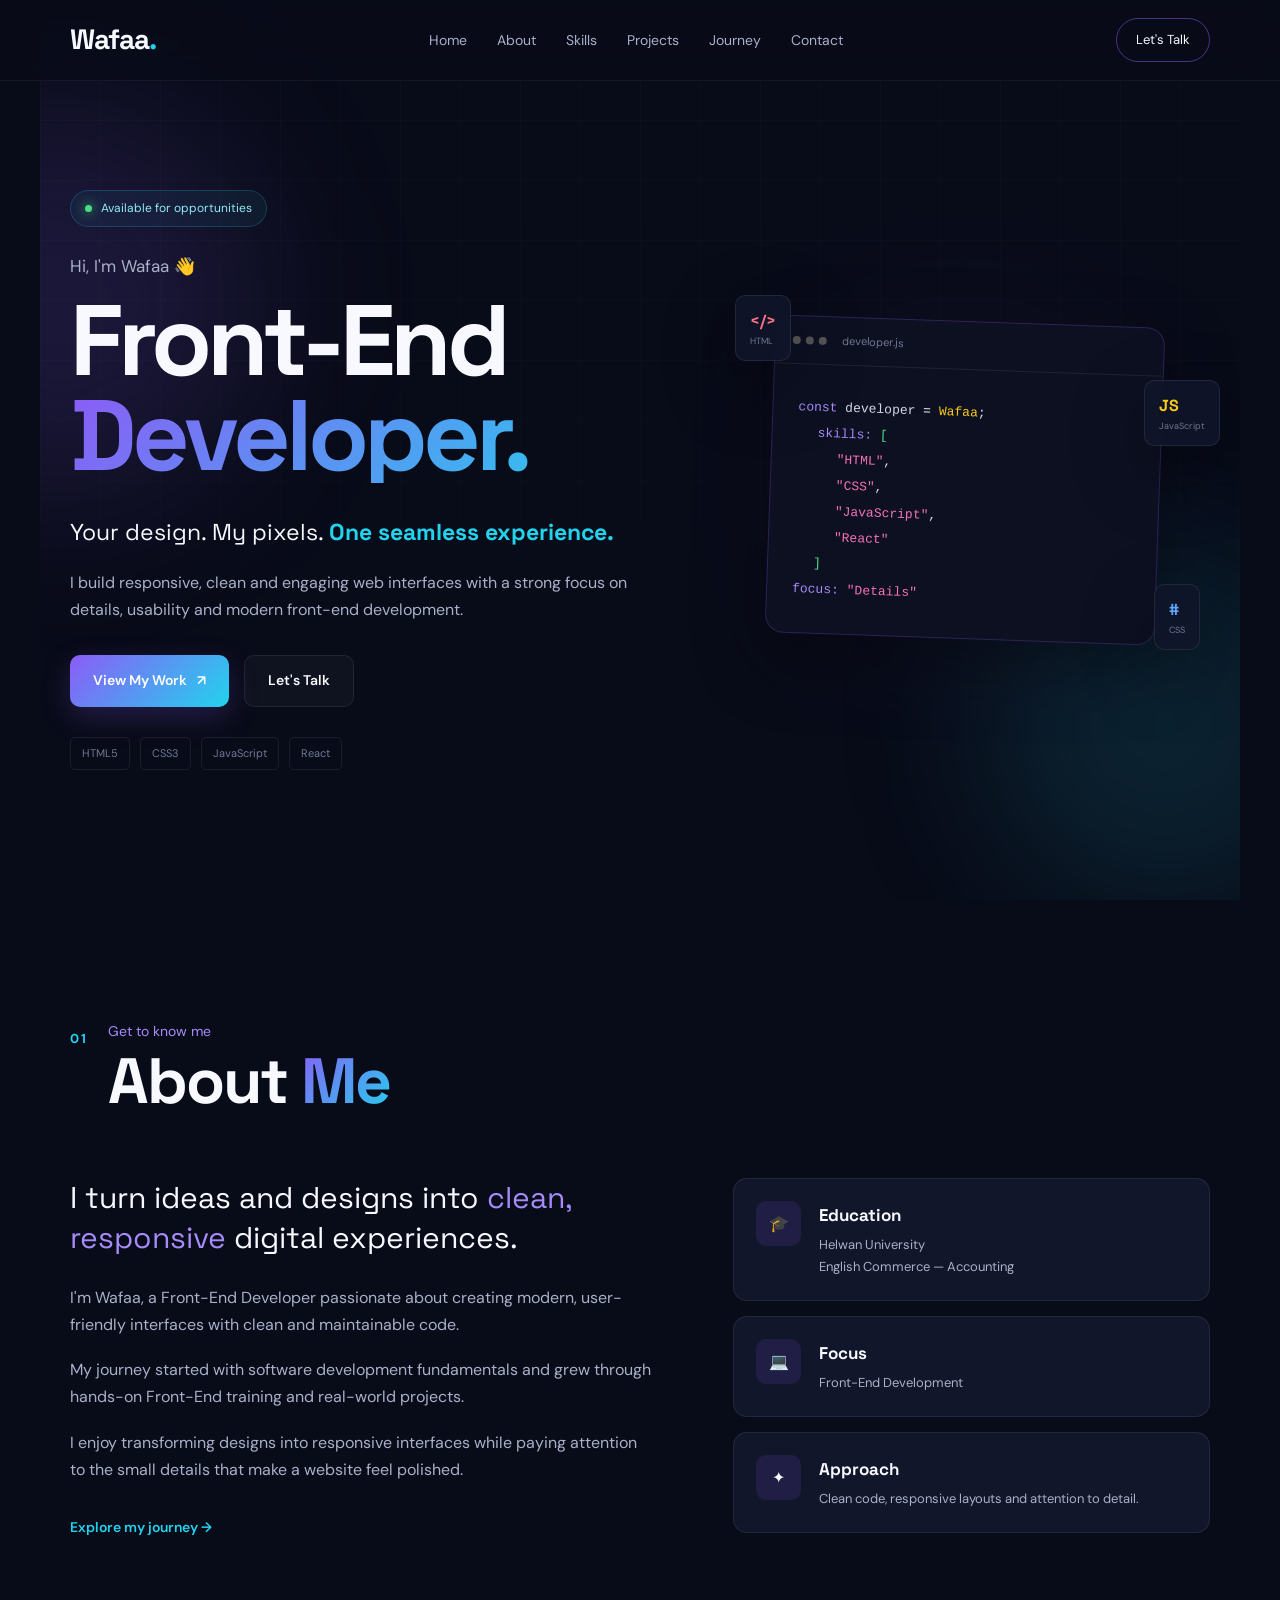
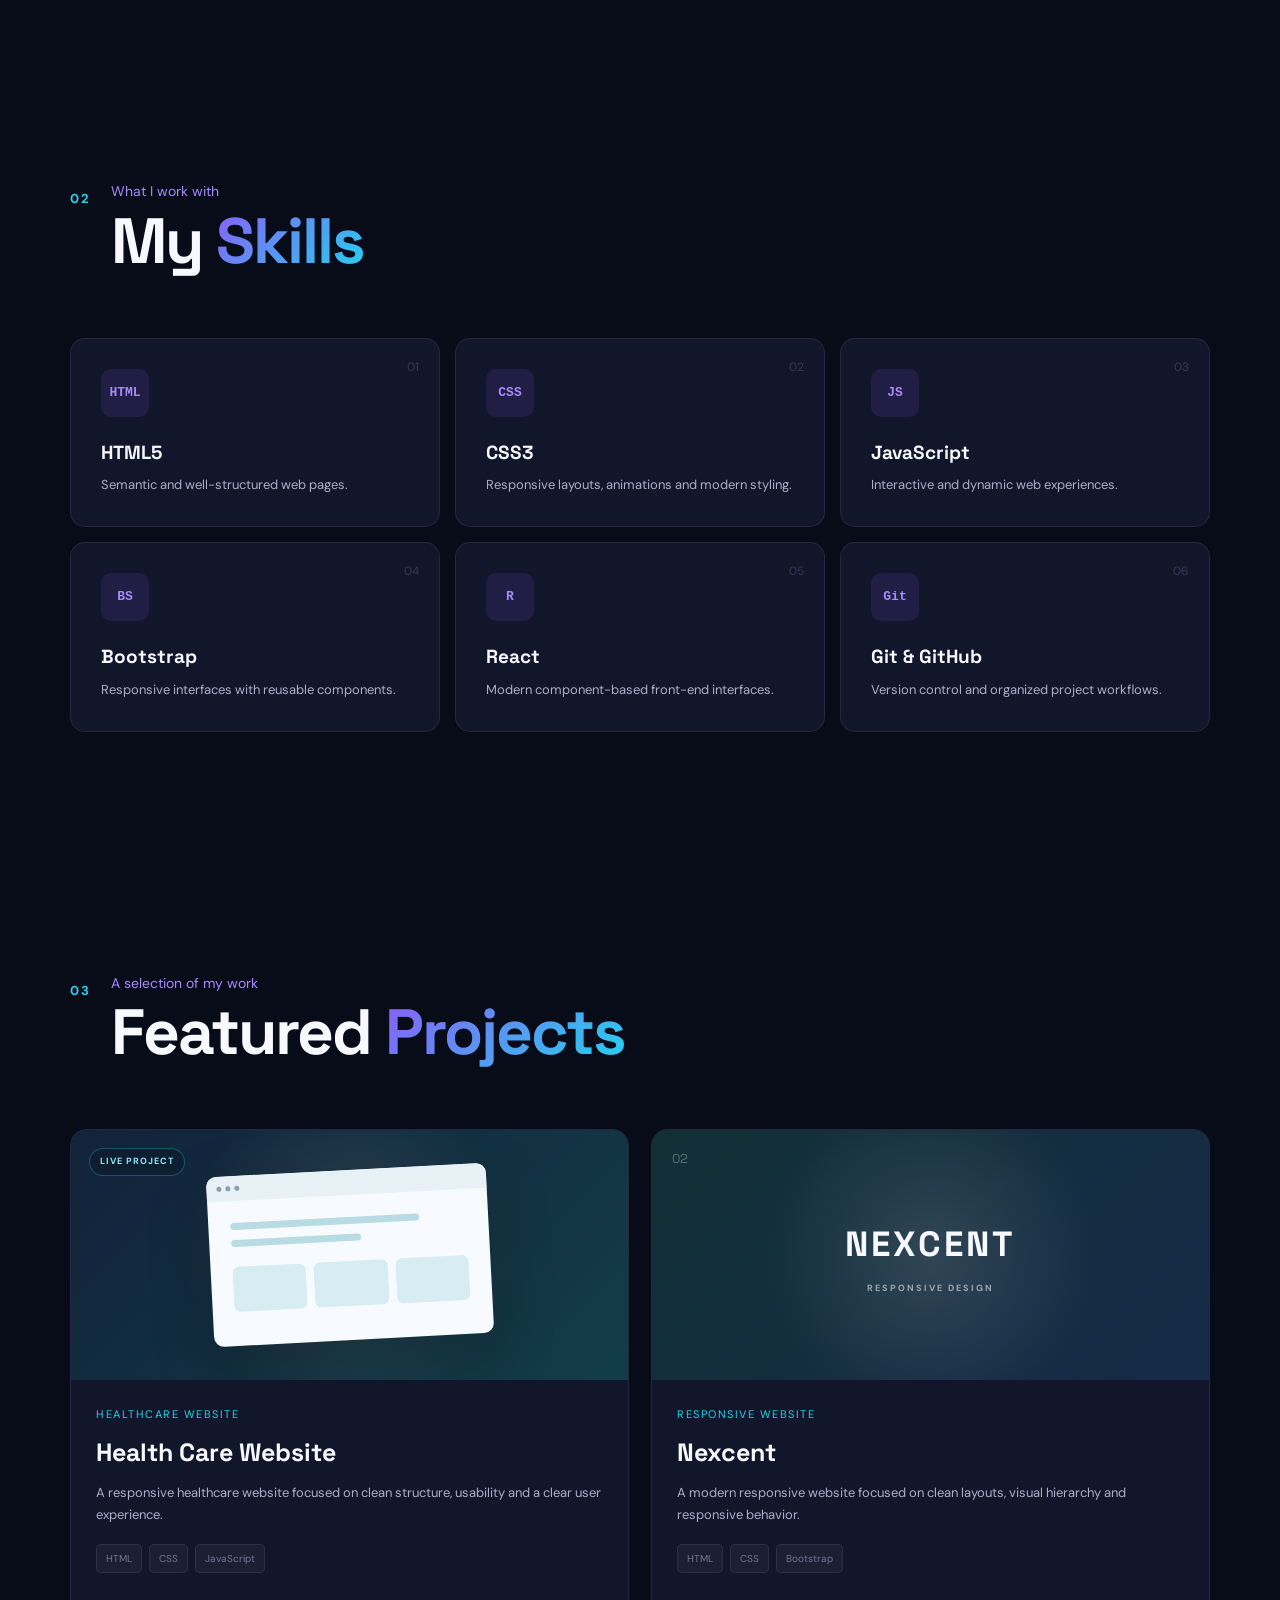
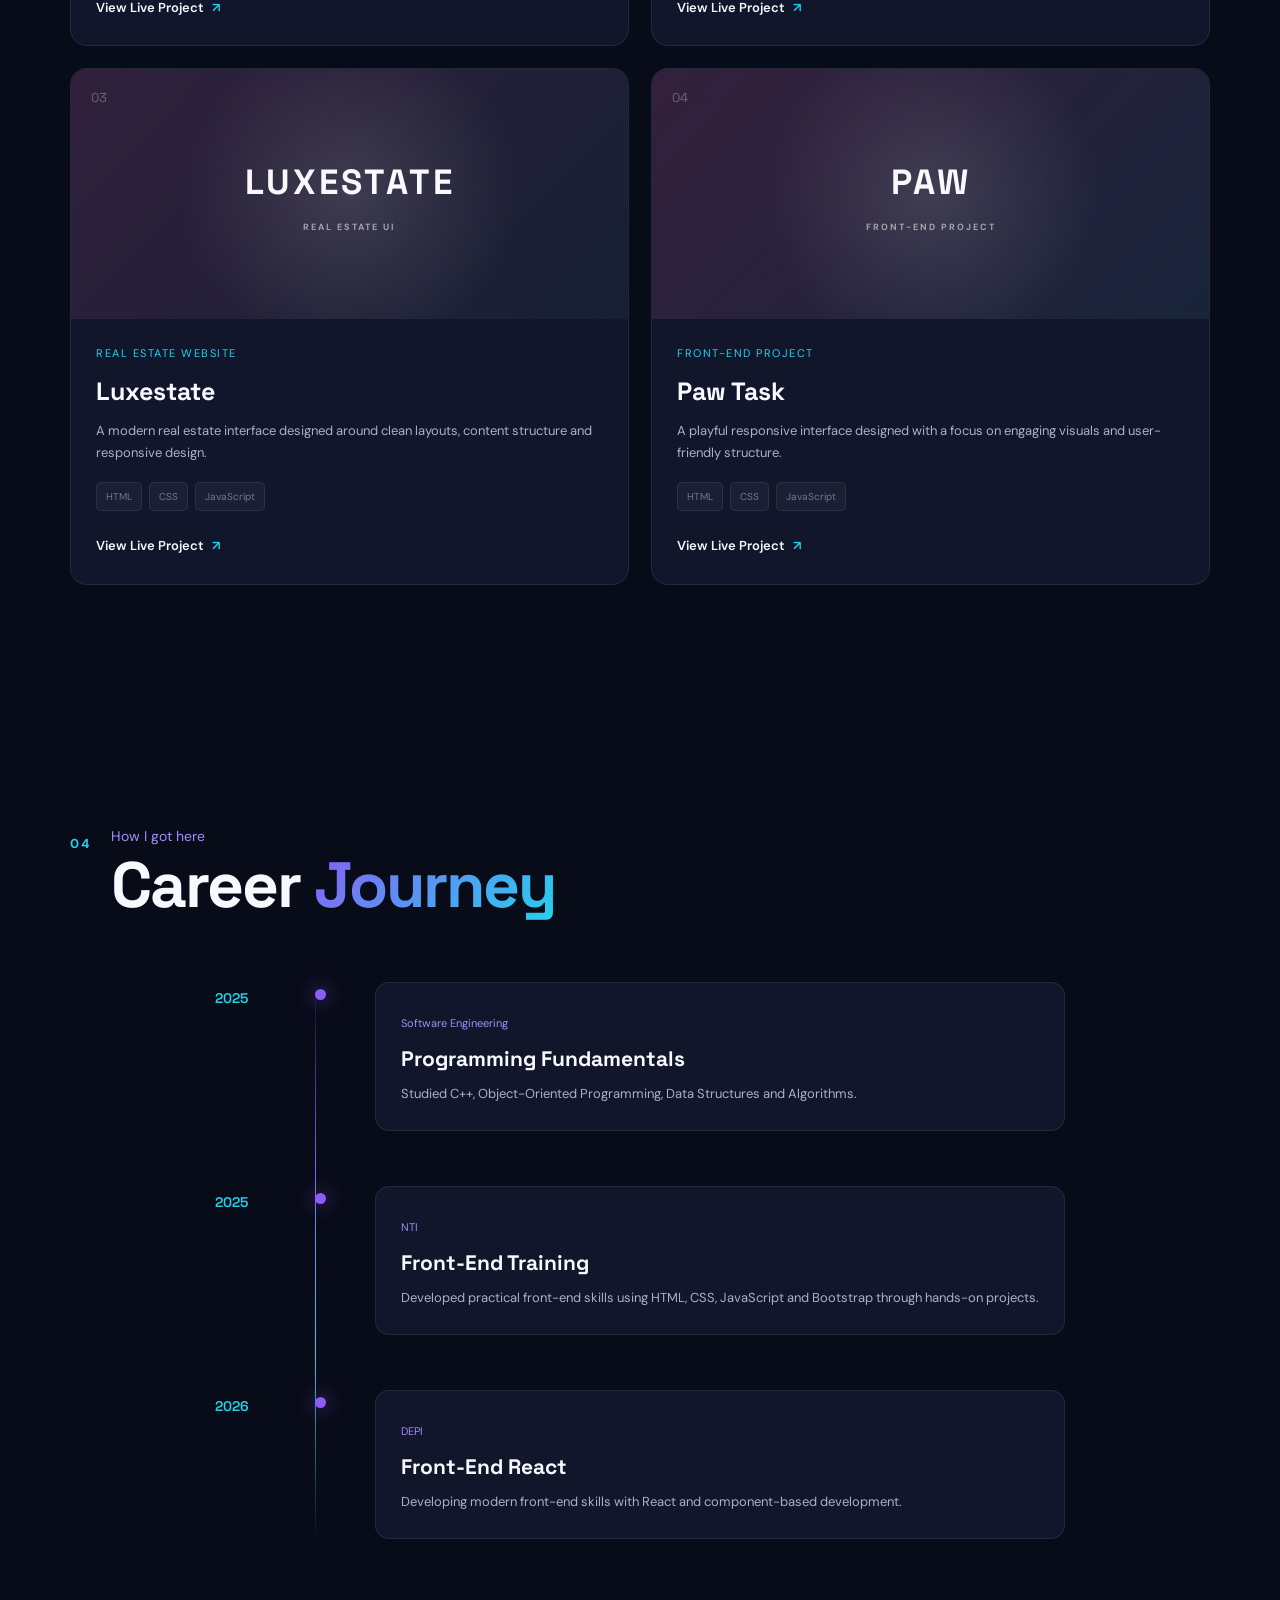
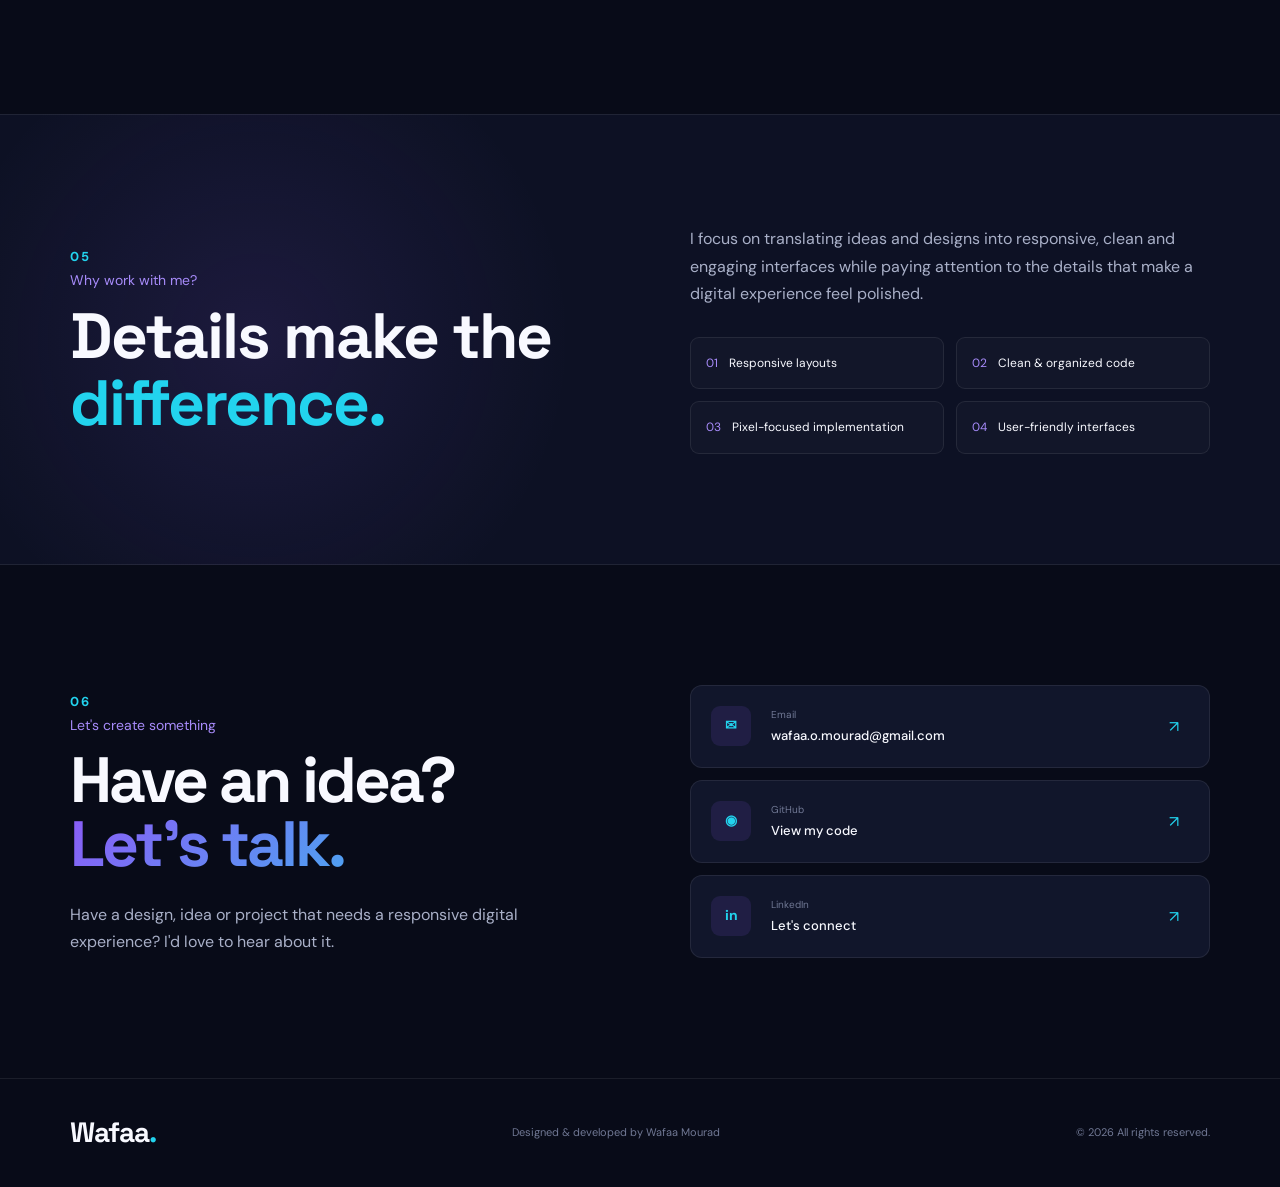
<file: index.html>
<!DOCTYPE html>
<html lang="en">

<head>
    <meta charset="UTF-8">
    <meta name="viewport" content="width=device-width, initial-scale=1.0">

    <meta name="description"
        content="Wafaa Mourad - Front-End Developer building responsive, pixel-focused and user-friendly web experiences.">

    <title>Wafaa Mourad | Front-End Developer</title>

    <link rel="preconnect" href="https://fonts.googleapis.com">
    <link rel="preconnect" href="https://fonts.gstatic.com" crossorigin>

    <link
        href="https://fonts.googleapis.com/css2?family=DM+Sans:wght@400;500;600;700&family=Space+Grotesk:wght@500;600;700&display=swap"
        rel="stylesheet">

    <link rel="stylesheet" href="css/style.css">
</head>

<body>

    <!-- ================= NAVBAR ================= -->

    <header class="header">
        <nav class="navbar">

            <a href="#home" class="logo">
                Wafaa<span>.</span>
            </a>

            <ul class="nav-links">
                <li><a href="#home">Home</a></li>
                <li><a href="#about">About</a></li>
                <li><a href="#skills">Skills</a></li>
                <li><a href="#projects">Projects</a></li>
                <li><a href="#career">Journey</a></li>
                <li><a href="#contact">Contact</a></li>
            </ul>

            <a href="#contact" class="nav-cta">
                Let's Talk
            </a>

        </nav>
    </header>


    <!-- ================= MAIN ================= -->

    <main>

        <!-- ================= HERO ================= -->

        <section class="hero" id="home">

            <div class="hero-background">
                <div class="gradient-circle circle-one"></div>
                <div class="gradient-circle circle-two"></div>
                <div class="grid-pattern"></div>
            </div>

            <div class="hero-content">

                <div class="available">
                    <span></span>
                    Available for opportunities
                </div>

                <p class="intro">
                    Hi, I'm Wafaa 👋
                </p>

                <h1>
                    Front-End
                    <span>Developer.</span>
                </h1>

                <p class="usp">
                    Your design. My pixels.
                    <strong>One seamless experience.</strong>
                </p>

                <p class="hero-description">
                    I build responsive, clean and engaging web interfaces
                    with a strong focus on details, usability and modern
                    front-end development.
                </p>

                <div class="hero-buttons">

                    <a href="#projects" class="btn primary-btn">
                        View My Work
                        <span>↗</span>
                    </a>

                    <a href="#contact" class="btn secondary-btn">
                        Let's Talk
                    </a>

                </div>

                <div class="hero-tech">

                    <span>HTML5</span>
                    <span>CSS3</span>
                    <span>JavaScript</span>
                    <span>React</span>

                </div>

            </div>


            <!-- HERO VISUAL -->

            <div class="hero-visual">

                <div class="code-card">

                    <div class="code-top">

                        <div class="dots">
                            <span></span>
                            <span></span>
                            <span></span>
                        </div>

                        <p>developer.js</p>

                    </div>

                    <div class="code-content">

                        <p>
                            <span class="purple">const</span>
                            developer
                            <span class="white">=</span>
                            <span class="yellow">Wafaa</span>;
                        </p>

                        <p class="indent">
                            <span class="purple">skills:</span>
                            <span class="green">[</span>
                        </p>

                        <p class="double-indent">
                            <span class="pink">"HTML"</span>,
                        </p>

                        <p class="double-indent">
                            <span class="pink">"CSS"</span>,
                        </p>

                        <p class="double-indent">
                            <span class="pink">"JavaScript"</span>,
                        </p>

                        <p class="double-indent">
                            <span class="pink">"React"</span>
                        </p>

                        <p class="indent">
                            <span class="green">]</span>
                        </p>

                        <p>
                            <span class="purple">focus:</span>
                            <span class="pink">"Details"</span>
                        </p>

                    </div>

                </div>


                <div class="floating-card html-card">
                    &lt;/&gt;
                    <small>HTML</small>
                </div>

                <div class="floating-card css-card">
                    #
                    <small>CSS</small>
                </div>

                <div class="floating-card js-card">
                    JS
                    <small>JavaScript</small>
                </div>

                <div class="visual-glow"></div>

            </div>

        </section>


        <!-- ================= ABOUT ================= -->

        <section class="about section" id="about">

            <div class="section-heading">

                <span class="section-number">01</span>

                <div>
                    <p>Get to know me</p>
                    <h2>About <span>Me</span></h2>
                </div>

            </div>


            <div class="about-grid">

                <div class="about-text">

                    <p class="big-text">
                        I turn ideas and designs into
                        <span>clean, responsive</span>
                        digital experiences.
                    </p>

                    <p>
                        I'm Wafaa, a Front-End Developer passionate about
                        creating modern, user-friendly interfaces with
                        clean and maintainable code.
                    </p>

                    <p>
                        My journey started with software development
                        fundamentals and grew through hands-on Front-End
                        training and real-world projects.
                    </p>

                    <p>
                        I enjoy transforming designs into responsive
                        interfaces while paying attention to the small
                        details that make a website feel polished.
                    </p>

                    <a href="#career" class="text-link">
                        Explore my journey →
                    </a>

                </div>


                <div class="about-info">

                    <div class="info-card">

                        <span class="info-icon">🎓</span>

                        <div>
                            <h3>Education</h3>
                            <p>
                                Helwan University<br>
                                English Commerce — Accounting
                            </p>
                        </div>

                    </div>


                    <div class="info-card">

                        <span class="info-icon">💻</span>

                        <div>
                            <h3>Focus</h3>
                            <p>
                                Front-End Development
                            </p>
                        </div>

                    </div>


                    <div class="info-card">

                        <span class="info-icon">✦</span>

                        <div>
                            <h3>Approach</h3>
                            <p>
                                Clean code, responsive layouts
                                and attention to detail.
                            </p>
                        </div>

                    </div>

                </div>

            </div>

        </section>


        <!-- ================= SKILLS ================= -->

        <section class="skills section" id="skills">

            <div class="section-heading">

                <span class="section-number">02</span>

                <div>
                    <p>What I work with</p>
                    <h2>My <span>Skills</span></h2>
                </div>

            </div>


            <div class="skills-container">

                <div class="skill-card">
                    <div class="skill-number">01</div>
                    <div class="skill-icon">HTML</div>
                    <h3>HTML5</h3>
                    <p>Semantic and well-structured web pages.</p>
                </div>

                <div class="skill-card">
                    <div class="skill-number">02</div>
                    <div class="skill-icon">CSS</div>
                    <h3>CSS3</h3>
                    <p>Responsive layouts, animations and modern styling.</p>
                </div>

                <div class="skill-card">
                    <div class="skill-number">03</div>
                    <div class="skill-icon">JS</div>
                    <h3>JavaScript</h3>
                    <p>Interactive and dynamic web experiences.</p>
                </div>

                <div class="skill-card">
                    <div class="skill-number">04</div>
                    <div class="skill-icon">BS</div>
                    <h3>Bootstrap</h3>
                    <p>Responsive interfaces with reusable components.</p>
                </div>

                <div class="skill-card">
                    <div class="skill-number">05</div>
                    <div class="skill-icon">R</div>
                    <h3>React</h3>
                    <p>Modern component-based front-end interfaces.</p>
                </div>

                <div class="skill-card">
                    <div class="skill-number">06</div>
                    <div class="skill-icon">Git</div>
                    <h3>Git & GitHub</h3>
                    <p>Version control and organized project workflows.</p>
                </div>

            </div>

        </section>


        <!-- ================= PROJECTS ================= -->

        <section class="projects section" id="projects">

            <div class="section-heading">

                <span class="section-number">03</span>

                <div>
                    <p>A selection of my work</p>
                    <h2>Featured <span>Projects</span></h2>
                </div>

            </div>


            <div class="projects-container">


                <!-- HEALTH CARE -->

                <article class="project-card featured-project">

                    <div class="project-visual health-project">

                        <span class="project-label">LIVE PROJECT</span>

                        <div class="mockup">

                            <div class="mockup-header">
                                <span></span>
                                <span></span>
                                <span></span>
                            </div>

                            <div class="mockup-body">

                                <div class="mockup-line long"></div>
                                <div class="mockup-line medium"></div>

                                <div class="mockup-boxes">
                                    <div></div>
                                    <div></div>
                                    <div></div>
                                </div>

                            </div>

                        </div>

                    </div>


                    <div class="project-content">

                        <p class="project-category">
                            Healthcare Website
                        </p>

                        <h3>Health Care Website</h3>

                        <p>
                            A responsive healthcare website focused on
                            clean structure, usability and a clear
                            user experience.
                        </p>

                        <div class="project-tech">
                            <span>HTML</span>
                            <span>CSS</span>
                            <span>JavaScript</span>
                        </div>

                        <a href="https://wafaamourad.github.io/health_care_website/"
                            target="_blank"
                            rel="noopener noreferrer"
                            class="project-link">
                            View Live Project <span>↗</span>
                        </a>

                    </div>

                </article>


                <!-- NEXCENT -->

                <article class="project-card">

                    <div class="project-visual nexcent-project">

                        <span class="project-number">02</span>

                        <div class="visual-title">
                            NEXCENT
                            <small>RESPONSIVE DESIGN</small>
                        </div>

                    </div>


                    <div class="project-content">

                        <p class="project-category">
                            Responsive Website
                        </p>

                        <h3>Nexcent</h3>

                        <p>
                            A modern responsive website focused on
                            clean layouts, visual hierarchy and
                            responsive behavior.
                        </p>

                        <div class="project-tech">
                            <span>HTML</span>
                            <span>CSS</span>
                            <span>Bootstrap</span>
                        </div>

                        <a href="https://wafaamourad.github.io/nexcent_landing_page/"
                            target="_blank"
                            rel="noopener noreferrer"
                            class="project-link">
                            View Live Project <span>↗</span>
                        </a>

                    </div>

                </article>


                <!-- LUXESTATE -->

                <article class="project-card">

                    <div class="project-visual luxestate-project">

                        <span class="project-number">03</span>

                        <div class="visual-title">
                            LUXESTATE
                            <small>REAL ESTATE UI</small>
                        </div>

                    </div>


                    <div class="project-content">

                        <p class="project-category">
                            Real Estate Website
                        </p>

                        <h3>Luxestate</h3>

                        <p>
                            A modern real estate interface designed
                            around clean layouts, content structure
                            and responsive design.
                        </p>

                        <div class="project-tech">
                            <span>HTML</span>
                            <span>CSS</span>
                            <span>JavaScript</span>
                        </div>

                        <a href="https://wafaamourad.github.io/luxestate_website/"
                            target="_blank"
                            rel="noopener noreferrer"
                            class="project-link">
                            View Live Project <span>↗</span>
                        </a>

                    </div>

                </article>


                <!-- PAW -->

                <article class="project-card">

                    <div class="project-visual paw-project">

                        <span class="project-number">04</span>

                        <div class="visual-title">
                            PAW
                            <small>FRONT-END PROJECT</small>
                        </div>

                    </div>


                    <div class="project-content">

                        <p class="project-category">
                            Front-End Project
                        </p>

                        <h3>Paw Task</h3>

                        <p>
                            A playful responsive interface designed
                            with a focus on engaging visuals and
                            user-friendly structure.
                        </p>

                        <div class="project-tech">
                            <span>HTML</span>
                            <span>CSS</span>
                            <span>JavaScript</span>
                        </div>

                        <a href="https://wafaamourad.github.io/paw_care_website/"
                            target="_blank"
                            rel="noopener noreferrer"
                            class="project-link">
                            View Live Project <span>↗</span>
                        </a>

                    </div>

                </article>

            </div>

        </section>


        <!-- ================= CAREER ================= -->

        <section class="career section" id="career">

            <div class="section-heading">

                <span class="section-number">04</span>

                <div>
                    <p>How I got here</p>
                    <h2>Career <span>Journey</span></h2>
                </div>

            </div>


            <div class="timeline">

                <div class="timeline-item">

                    <span class="timeline-year">2025</span>

                    <div class="timeline-dot"></div>

                    <div class="timeline-content">

                        <span class="timeline-tag">
                            Software Engineering
                        </span>

                        <h3>Programming Fundamentals</h3>

                        <p>
                            Studied C++, Object-Oriented Programming,
                            Data Structures and Algorithms.
                        </p>

                    </div>

                </div>


                <div class="timeline-item">

                    <span class="timeline-year">2025</span>

                    <div class="timeline-dot"></div>

                    <div class="timeline-content">

                        <span class="timeline-tag">
                            NTI
                        </span>

                        <h3>Front-End Training</h3>

                        <p>
                            Developed practical front-end skills using
                            HTML, CSS, JavaScript and Bootstrap through
                            hands-on projects.
                        </p>

                    </div>

                </div>


                <div class="timeline-item">

                    <span class="timeline-year">2026</span>

                    <div class="timeline-dot"></div>

                    <div class="timeline-content">

                        <span class="timeline-tag">
                            DEPI
                        </span>

                        <h3>Front-End React</h3>

                        <p>
                            Developing modern front-end skills with
                            React and component-based development.
                        </p>

                    </div>

                </div>

            </div>

        </section>


        <!-- ================= WHY ME ================= -->

        <section class="why-me section">

            <div class="why-inner">

                <div class="why-heading">

                    <span class="section-number">05</span>

                    <p>Why work with me?</p>

                    <h2>
                        Details make the
                        <span>difference.</span>
                    </h2>

                </div>


                <div class="why-content">

                    <p>
                        I focus on translating ideas and designs into
                        responsive, clean and engaging interfaces while
                        paying attention to the details that make a
                        digital experience feel polished.
                    </p>

                    <div class="why-points">

                        <div>
                            <span>01</span>
                            Responsive layouts
                        </div>

                        <div>
                            <span>02</span>
                            Clean & organized code
                        </div>

                        <div>
                            <span>03</span>
                            Pixel-focused implementation
                        </div>

                        <div>
                            <span>04</span>
                            User-friendly interfaces
                        </div>

                    </div>

                </div>

            </div>

        </section>


        <!-- ================= CONTACT ================= -->

        <section class="contact section" id="contact">

            <div class="contact-container">

                <div class="contact-heading">

                    <span class="section-number">06</span>

                    <p>Let's create something</p>

                    <h2>
                        Have an idea?
                        <span>Let's talk.</span>
                    </h2>

                    <p class="contact-description">
                        Have a design, idea or project that needs a
                        responsive digital experience? I'd love to
                        hear about it.
                    </p>

                </div>


                <div class="contact-links">

                    <a href="mailto:wafaa.o.mourad@gmail.com"
                        class="contact-link">

                        <span class="contact-icon">✉</span>

                        <div>
                            <small>Email</small>
                            <strong>wafaa.o.mourad@gmail.com</strong>
                        </div>

                        <span class="arrow">↗</span>

                    </a>


                    <a href="https://github.com/WafaaMourad/final-project"
                        target="_blank"
                        rel="noopener noreferrer"
                        class="contact-link">

                        <span class="contact-icon">◉</span>

                        <div>
                            <small>GitHub</small>
                            <strong>View my code</strong>
                        </div>

                        <span class="arrow">↗</span>

                    </a>


                    <a href="https://www.linkedin.com/in/wafaa-mourad-11738742b"
                        target="_blank"
                        rel="noopener noreferrer"
                        class="contact-link">

                        <span class="contact-icon">in</span>

                        <div>
                            <small>LinkedIn</small>
                            <strong>Let's connect</strong>
                        </div>

                        <span class="arrow">↗</span>

                    </a>

                </div>

            </div>

        </section>

    </main>


    <!-- ================= FOOTER ================= -->

    <footer>

        <div class="footer-content">

            <a href="#home" class="logo">
                Wafaa<span>.</span>
            </a>

            <p>
                Designed & developed by Wafaa Mourad
            </p>

            <p>
                © 2026 All rights reserved.
            </p>

        </div>

    </footer>


    <script src="js/js.script"></script>

</body>

</html>
</file>
<file: css/style.css>
/* =====================================================
   RESET
===================================================== */

* {
    margin: 0;
    padding: 0;
    box-sizing: border-box;
}

html {
    scroll-behavior: smooth;
}

:root {
    --bg: #080b18;
    --bg-soft: #0d1124;
    --card: #11162b;
    --card-light: #151b34;

    --white: #f8f9ff;
    --text: #a9b0c8;
    --muted: #707894;

    --purple: #8b5cf6;
    --purple-light: #a78bfa;
    --cyan: #22d3ee;
    --pink: #f472b6;

    --border: rgba(255, 255, 255, 0.08);

    --gradient: linear-gradient(
        135deg,
        #8b5cf6,
        #22d3ee
    );

    --shadow: 0 25px 70px rgba(0, 0, 0, 0.35);
}

body {
    font-family: "DM Sans", sans-serif;
    background: var(--bg);
    color: var(--white);
    line-height: 1.7;
    overflow-x: hidden;
}

a {
    text-decoration: none;
    color: inherit;
}

ul {
    list-style: none;
}

button,
a {
    -webkit-tap-highlight-color: transparent;
}


/* =====================================================
   HEADER
===================================================== */

.header {
    position: fixed;
    top: 0;
    left: 0;
    width: 100%;
    z-index: 1000;
    background: rgba(8, 11, 24, 0.75);
    backdrop-filter: blur(18px);
    border-bottom: 1px solid rgba(255, 255, 255, 0.05);
}

.navbar {
    max-width: 1200px;
    margin: auto;
    height: 80px;
    padding: 0 30px;

    display: flex;
    align-items: center;
    justify-content: space-between;
}

.logo {
    font-family: "Space Grotesk", sans-serif;
    font-size: 28px;
    font-weight: 700;
    letter-spacing: -1px;
}

.logo span {
    color: var(--cyan);
}

.nav-links {
    display: flex;
    gap: 30px;
}

.nav-links a {
    color: var(--text);
    font-size: 14px;
    transition: 0.3s;
}

.nav-links a:hover {
    color: var(--white);
}

.nav-cta {
    border: 1px solid rgba(139, 92, 246, 0.5);
    padding: 10px 19px;
    border-radius: 30px;
    font-size: 13px;
    transition: 0.3s;
}

.nav-cta:hover {
    background: var(--purple);
    border-color: var(--purple);
}


/* =====================================================
   GENERAL
===================================================== */

.section {
    max-width: 1200px;
    margin: auto;
    padding: 120px 30px;
}

.section-heading {
    display: flex;
    align-items: flex-start;
    gap: 20px;
    margin-bottom: 65px;
}

.section-number {
    color: var(--cyan);
    font-size: 13px;
    font-weight: 700;
    letter-spacing: 2px;
    padding-top: 8px;
}

.section-heading p {
    color: var(--purple-light);
    font-size: 14px;
    margin-bottom: 5px;
}

.section-heading h2 {
    font-family: "Space Grotesk", sans-serif;
    font-size: clamp(40px, 5vw, 64px);
    line-height: 1;
    letter-spacing: -2px;
}

.section-heading h2 span {
    background: var(--gradient);
    -webkit-background-clip: text;
    background-clip: text;
    color: transparent;
}


/* =====================================================
   HERO
===================================================== */

.hero {
    min-height: 100vh;
    max-width: 1200px;
    margin: auto;
    padding: 150px 30px 90px;

    display: grid;
    grid-template-columns: 1.1fr 0.9fr;
    align-items: center;
    gap: 50px;

    position: relative;
    overflow: hidden;
}

.hero-background {
    position: absolute;
    inset: 0;
    pointer-events: none;
    z-index: -1;
}

.grid-pattern {
    position: absolute;
    inset: 0;

    background-image:
        linear-gradient(
            rgba(255,255,255,0.025) 1px,
            transparent 1px
        ),
        linear-gradient(
            90deg,
            rgba(255,255,255,0.025) 1px,
            transparent 1px
        );

    background-size: 60px 60px;

    mask-image: linear-gradient(
        to bottom,
        black,
        transparent
    );
}

.gradient-circle {
    position: absolute;
    border-radius: 50%;
    filter: blur(80px);
}

.circle-one {
    width: 400px;
    height: 400px;
    background: rgba(139, 92, 246, 0.15);
    top: 100px;
    left: -180px;
}

.circle-two {
    width: 350px;
    height: 350px;
    background: rgba(34, 211, 238, 0.12);
    right: -100px;
    bottom: 0;
}

.available {
    display: inline-flex;
    align-items: center;
    gap: 9px;

    padding: 7px 14px;
    margin-bottom: 25px;

    border: 1px solid rgba(34, 211, 238, 0.2);
    background: rgba(34, 211, 238, 0.06);

    border-radius: 50px;

    color: #91eaf5;
    font-size: 12px;
}

.available span {
    width: 7px;
    height: 7px;
    background: #4ade80;
    border-radius: 50%;
    box-shadow: 0 0 12px #4ade80;
}

.intro {
    color: var(--text);
    font-size: 17px;
    margin-bottom: 12px;
}

.hero h1 {
    font-family: "Space Grotesk", sans-serif;
    font-size: clamp(60px, 8vw, 100px);
    line-height: 0.95;
    letter-spacing: -5px;
    max-width: 750px;
}

.hero h1 span {
    display: block;

    background: var(--gradient);
    -webkit-background-clip: text;
    background-clip: text;
    color: transparent;
}

.usp {
    margin-top: 30px;

    font-family: "Space Grotesk", sans-serif;
    font-size: 23px;
    color: var(--white);
}

.usp strong {
    color: var(--cyan);
}

.hero-description {
    max-width: 600px;
    color: var(--text);
    margin-top: 17px;
    font-size: 16px;
}

.hero-buttons {
    display: flex;
    gap: 15px;
    margin-top: 32px;
}

.btn {
    display: inline-flex;
    align-items: center;
    gap: 10px;

    padding: 13px 23px;

    border-radius: 10px;

    font-size: 14px;
    font-weight: 600;

    transition: 0.3s;
}

.primary-btn {
    background: var(--gradient);
    color: white;
    box-shadow: 0 10px 30px rgba(139, 92, 246, 0.22);
}

.primary-btn:hover {
    transform: translateY(-3px);
    box-shadow: 0 15px 40px rgba(139, 92, 246, 0.35);
}

.secondary-btn {
    border: 1px solid var(--border);
    background: rgba(255, 255, 255, 0.03);
}

.secondary-btn:hover {
    border-color: var(--purple);
    background: rgba(139, 92, 246, 0.08);
}

.hero-tech {
    display: flex;
    gap: 10px;
    flex-wrap: wrap;
    margin-top: 30px;
}

.hero-tech span {
    padding: 6px 11px;
    border: 1px solid var(--border);
    border-radius: 5px;
    color: var(--muted);
    font-size: 11px;
}


/* =====================================================
   HERO VISUAL
===================================================== */

.hero-visual {
    position: relative;
    min-height: 500px;

    display: flex;
    justify-content: center;
    align-items: center;
}

.code-card {
    width: 390px;
    background: #0c1021;
    border: 1px solid rgba(139, 92, 246, 0.25);
    border-radius: 18px;
    box-shadow: var(--shadow);
    overflow: hidden;

    transform: rotate(2deg);
    animation: floating 5s ease-in-out infinite;
}

.code-top {
    height: 48px;
    display: flex;
    align-items: center;
    gap: 15px;

    padding: 0 17px;

    border-bottom: 1px solid var(--border);
}

.code-top p {
    color: var(--muted);
    font-size: 11px;
}

.dots {
    display: flex;
    gap: 5px;
}

.dots span {
    width: 8px;
    height: 8px;
    border-radius: 50%;
    background: #555;
}

.code-content {
    padding: 30px 25px;
    font-family: monospace;
    font-size: 13px;
    line-height: 2;
    color: #d4d8e7;
}

.indent {
    padding-left: 20px;
}

.double-indent {
    padding-left: 40px;
}

.purple {
    color: var(--purple-light);
}

.yellow {
    color: #facc15;
}

.green {
    color: #4ade80;
}

.pink {
    color: var(--pink);
}

.white {
    color: white;
}

.floating-card {
    position: absolute;

    padding: 11px 14px;

    background: rgba(17, 22, 43, 0.85);
    border: 1px solid var(--border);
    border-radius: 10px;

    font-family: "Space Grotesk", sans-serif;
    font-weight: 700;

    backdrop-filter: blur(10px);

    box-shadow: var(--shadow);

    z-index: 2;
}

.floating-card small {
    display: block;
    color: var(--muted);
    font-family: "DM Sans", sans-serif;
    font-size: 9px;
    font-weight: 400;
}

.html-card {
    color: #fb7185;
    top: 65px;
    left: 15px;
    animation: floating 4s ease-in-out infinite;
}

.css-card {
    color: #60a5fa;
    bottom: 80px;
    right: 10px;
    animation: floating 5s ease-in-out infinite 1s;
}

.js-card {
    color: #facc15;
    top: 150px;
    right: -10px;
    animation: floating 4.5s ease-in-out infinite 0.5s;
}

.visual-glow {
    position: absolute;
    width: 250px;
    height: 250px;
    background: var(--purple);
    opacity: 0.1;
    filter: blur(90px);
    z-index: -1;
}

@keyframes floating {

    0%,
    100% {
        transform: translateY(0) rotate(2deg);
    }

    50% {
        transform: translateY(-12px) rotate(2deg);
    }
}


/* =====================================================
   ABOUT
===================================================== */

.about-grid {
    display: grid;
    grid-template-columns: 1.1fr 0.9fr;
    gap: 80px;
}

.about-text .big-text {
    font-family: "Space Grotesk", sans-serif;
    font-size: 30px;
    line-height: 1.35;
    margin-bottom: 25px;
}

.about-text .big-text span {
    color: var(--purple-light);
}

.about-text > p:not(.big-text) {
    color: var(--text);
    margin-bottom: 18px;
    max-width: 650px;
}

.text-link {
    display: inline-block;
    margin-top: 15px;
    color: var(--cyan);
    font-size: 14px;
    font-weight: 600;
}

.about-info {
    display: flex;
    flex-direction: column;
    gap: 15px;
}

.info-card {
    padding: 22px;

    display: flex;
    align-items: flex-start;
    gap: 18px;

    background: var(--card);
    border: 1px solid var(--border);
    border-radius: 14px;

    transition: 0.3s;
}

.info-card:hover {
    transform: translateX(7px);
    border-color: rgba(139, 92, 246, 0.4);
}

.info-icon {
    width: 45px;
    height: 45px;

    display: grid;
    place-items: center;

    background: rgba(139, 92, 246, 0.12);
    border-radius: 10px;
}

.info-card h3 {
    font-family: "Space Grotesk", sans-serif;
    font-size: 17px;
    margin-bottom: 4px;
}

.info-card p {
    color: var(--text);
    font-size: 13px;
}


/* =====================================================
   SKILLS
===================================================== */

.skills {
    max-width: 1200px;
}

.skills-container {
    display: grid;
    grid-template-columns: repeat(3, 1fr);
    gap: 15px;
}

.skill-card {
    position: relative;
    overflow: hidden;

    padding: 30px;

    background: var(--card);
    border: 1px solid var(--border);
    border-radius: 15px;

    transition: 0.35s;
}

.skill-card::after {
    content: "";
    position: absolute;
    width: 120px;
    height: 120px;
    border-radius: 50%;
    background: var(--purple);
    opacity: 0;
    filter: blur(70px);
    top: -40px;
    right: -40px;
    transition: 0.4s;
}

.skill-card:hover {
    transform: translateY(-7px);
    border-color: rgba(139, 92, 246, 0.4);
}

.skill-card:hover::after {
    opacity: 0.3;
}

.skill-number {
    position: absolute;
    top: 18px;
    right: 20px;

    color: #343a55;
    font-size: 12px;
}

.skill-icon {
    width: 48px;
    height: 48px;

    display: grid;
    place-items: center;

    margin-bottom: 20px;

    border-radius: 10px;

    background: rgba(139, 92, 246, 0.12);
    color: var(--purple-light);

    font-family: monospace;
    font-weight: bold;
}

.skill-card h3 {
    font-family: "Space Grotesk", sans-serif;
    font-size: 19px;
    margin-bottom: 5px;
}

.skill-card p {
    color: var(--text);
    font-size: 13px;
}


/* =====================================================
   PROJECTS
===================================================== */

.projects-container {
    display: grid;
    grid-template-columns: repeat(2, 1fr);
    gap: 22px;
}

.project-card {
    overflow: hidden;

    background: var(--card);
    border: 1px solid var(--border);
    border-radius: 17px;

    transition: 0.35s;
}

.project-card:hover {
    transform: translateY(-8px);
    border-color: rgba(139, 92, 246, 0.45);
    box-shadow: var(--shadow);
}

.project-visual {
    height: 250px;
    position: relative;
    overflow: hidden;

    display: flex;
    align-items: center;
    justify-content: center;
}

.project-visual::before {
    content: "";
    position: absolute;
    inset: 0;

    background:
        radial-gradient(
            circle at center,
            rgba(255,255,255,0.12),
            transparent 55%
        );
}

.health-project {
    background:
        linear-gradient(
            135deg,
            #12223a,
            #123d48
        );
}

.nexcent-project {
    background:
        linear-gradient(
            135deg,
            #122f35,
            #152a48
        );
}

.luxestate-project {
    background:
        linear-gradient(
            135deg,
            #30203b,
            #172033
        );
}

.paw-project {
    background:
        linear-gradient(
            135deg,
            #34203b,
            #18243a
        );
}

.project-label {
    position: absolute;
    top: 18px;
    left: 18px;

    padding: 5px 10px;

    border: 1px solid rgba(34, 211, 238, 0.3);
    border-radius: 20px;

    color: #8eeaf5;
    background: rgba(0, 0, 0, 0.18);

    font-size: 9px;
    font-weight: 700;
    letter-spacing: 1px;
}

.project-number {
    position: absolute;
    top: 18px;
    left: 20px;

    color: rgba(255,255,255,0.3);

    font-family: "Space Grotesk", sans-serif;
    font-size: 13px;
}

.visual-title {
    position: relative;
    z-index: 2;

    font-family: "Space Grotesk", sans-serif;
    font-size: 35px;
    font-weight: 700;

    letter-spacing: 3px;

    text-align: center;
}

.visual-title small {
    display: block;

    margin-top: 7px;

    color: rgba(255,255,255,0.55);

    font-family: "DM Sans", sans-serif;
    font-size: 9px;
    letter-spacing: 2px;
}

.mockup {
    width: 280px;
    height: 170px;

    background: #f7fbff;
    border-radius: 10px;

    box-shadow: 0 20px 60px rgba(0,0,0,0.25);

    transform: rotate(-3deg);

    overflow: hidden;
}

.mockup-header {
    height: 25px;
    background: #e8f1f6;

    display: flex;
    align-items: center;
    gap: 4px;

    padding-left: 10px;
}

.mockup-header span {
    width: 5px;
    height: 5px;
    border-radius: 50%;
    background: #8aa0ad;
}

.mockup-body {
    padding: 22px;
}

.mockup-line {
    height: 7px;
    border-radius: 5px;
    background: #b9dbe3;
    margin-bottom: 10px;
}

.mockup-line.long {
    width: 80%;
}

.mockup-line.medium {
    width: 55%;
}

.mockup-boxes {
    display: flex;
    gap: 8px;
    margin-top: 20px;
}

.mockup-boxes div {
    flex: 1;
    height: 45px;
    border-radius: 6px;
    background: #d7edf1;
}

.project-content {
    padding: 25px;
}

.project-category {
    color: var(--cyan);
    font-size: 11px;
    text-transform: uppercase;
    letter-spacing: 1.5px;
    margin-bottom: 7px;
}

.project-content h3 {
    font-family: "Space Grotesk", sans-serif;
    font-size: 25px;
    margin-bottom: 8px;
}

.project-content > p:not(.project-category) {
    color: var(--text);
    font-size: 13px;
    line-height: 1.7;
    margin-bottom: 18px;
}

.project-tech {
    display: flex;
    flex-wrap: wrap;
    gap: 7px;
    margin-bottom: 20px;
}

.project-tech span {
    padding: 5px 9px;

    background: rgba(255,255,255,0.04);
    border: 1px solid var(--border);

    border-radius: 5px;

    color: var(--muted);
    font-size: 10px;
}

.project-link {
    color: var(--white);
    font-size: 13px;
    font-weight: 600;

    transition: 0.3s;
}

.project-link span {
    color: var(--cyan);
    margin-left: 5px;
}

.project-link:hover {
    color: var(--cyan);
}


/* =====================================================
   CAREER
===================================================== */

.timeline {
    max-width: 850px;
    margin: auto;

    position: relative;
}

.timeline::before {
    content: "";
    position: absolute;

    left: 100px;
    top: 0;
    bottom: 0;

    width: 1px;

    background: linear-gradient(
        to bottom,
        transparent,
        var(--purple),
        var(--cyan),
        transparent
    );
}

.timeline-item {
    position: relative;

    display: grid;
    grid-template-columns: 80px 40px 1fr;

    gap: 20px;

    margin-bottom: 55px;
}

.timeline-year {
    color: var(--cyan);
    font-family: "Space Grotesk", sans-serif;
    font-weight: 600;
    font-size: 14px;
    padding-top: 5px;
}

.timeline-dot {
    width: 11px;
    height: 11px;

    margin-top: 7px;

    background: var(--purple);
    border-radius: 50%;

    box-shadow: 0 0 20px rgba(139, 92, 246, 0.8);

    z-index: 2;
}

.timeline-content {
    padding: 25px;

    background: var(--card);
    border: 1px solid var(--border);
    border-radius: 14px;
}

.timeline-tag {
    color: var(--purple-light);
    font-size: 11px;
}

.timeline-content h3 {
    font-family: "Space Grotesk", sans-serif;
    font-size: 21px;
    margin: 5px 0 7px;
}

.timeline-content p {
    color: var(--text);
    font-size: 13px;
}


/* =====================================================
   WHY ME
===================================================== */

.why-me {
    max-width: 100%;
    padding: 110px max(30px, calc((100% - 1140px) / 2));

    background:
        radial-gradient(
            circle at 20% 50%,
            rgba(139,92,246,0.12),
            transparent 30%
        ),
        var(--bg-soft);

    border-top: 1px solid var(--border);
    border-bottom: 1px solid var(--border);
}

.why-inner {
    display: grid;
    grid-template-columns: 1fr 1fr;
    gap: 100px;
    align-items: center;
}

.why-heading p {
    color: var(--purple-light);
    font-size: 14px;
    margin-bottom: 10px;
}

.why-heading h2 {
    font-family: "Space Grotesk", sans-serif;
    font-size: clamp(42px, 5vw, 65px);
    line-height: 1.05;
    letter-spacing: -2px;
}

.why-heading h2 span {
    display: block;
    color: var(--cyan);
}

.why-content > p {
    color: var(--text);
    max-width: 550px;
    margin-bottom: 30px;
}

.why-points {
    display: grid;
    grid-template-columns: 1fr 1fr;
    gap: 12px;
}

.why-points div {
    padding: 15px;

    background: rgba(255,255,255,0.025);
    border: 1px solid var(--border);
    border-radius: 9px;

    font-size: 12px;
}

.why-points span {
    color: var(--purple-light);
    margin-right: 8px;
}


/* =====================================================
   CONTACT
===================================================== */

.contact-container {
    display: grid;
    grid-template-columns: 1fr 1fr;
    gap: 100px;
    align-items: center;
}

.contact-heading p:not(.contact-description) {
    color: var(--purple-light);
    font-size: 14px;
    margin-bottom: 10px;
}

.contact-heading h2 {
    font-family: "Space Grotesk", sans-serif;
    font-size: clamp(45px, 5vw, 70px);
    line-height: 1;
    letter-spacing: -3px;
}

.contact-heading h2 span {
    display: block;
    background: var(--gradient);
    -webkit-background-clip: text;
    background-clip: text;
    color: transparent;
}

.contact-description {
    color: var(--text);
    margin-top: 25px;
    max-width: 500px;
}

.contact-links {
    display: flex;
    flex-direction: column;
    gap: 12px;
}

.contact-link {
    display: grid;
    grid-template-columns: 45px 1fr 20px;
    align-items: center;
    gap: 15px;

    padding: 20px;

    background: var(--card);
    border: 1px solid var(--border);
    border-radius: 12px;

    transition: 0.3s;
}

.contact-link:hover {
    transform: translateX(7px);
    border-color: rgba(34, 211, 238, 0.35);
}

.contact-icon {
    width: 40px;
    height: 40px;

    display: grid;
    place-items: center;

    border-radius: 9px;

    background: rgba(139,92,246,0.12);
    color: var(--cyan);

    font-weight: 700;
    font-size: 14px;
}

.contact-link small {
    display: block;
    color: var(--muted);
    font-size: 10px;
    margin-bottom: 2px;
}

.contact-link strong {
    display: block;
    font-size: 13px;
    font-weight: 500;
}

.arrow {
    color: var(--cyan);
}


/* =====================================================
   FOOTER
===================================================== */

footer {
    border-top: 1px solid var(--border);
}

.footer-content {
    max-width: 1200px;
    margin: auto;
    padding: 30px;

    display: flex;
    align-items: center;
    justify-content: space-between;
}

.footer-content p {
    color: var(--muted);
    font-size: 11px;
}


/* =====================================================
   SCROLL ANIMATION
===================================================== */

.section {
    opacity: 0;
    transform: translateY(35px);
    transition:
        opacity 0.7s ease,
        transform 0.7s ease;
}

.section.show {
    opacity: 1;
    transform: translateY(0);
}


/* =====================================================
   RESPONSIVE
===================================================== */

@media (max-width: 900px) {

    .nav-links {
        display: none;
    }

    .hero {
        grid-template-columns: 1fr;
        padding-top: 140px;
    }

    .hero-content {
        text-align: center;
    }

    .available,
    .hero-buttons,
    .hero-tech {
        justify-content: center;
    }

    .hero-description {
        margin-left: auto;
        margin-right: auto;
    }

    .hero h1 {
        font-size: clamp(58px, 13vw, 90px);
    }

    .hero-visual {
        min-height: 430px;
    }

    .about-grid,
    .contact-container,
    .why-inner {
        grid-template-columns: 1fr;
        gap: 50px;
    }

    .skills-container {
        grid-template-columns: repeat(2, 1fr);
    }

    .projects-container {
        grid-template-columns: 1fr;
    }

    .why-inner {
        gap: 40px;
    }

}


@media (max-width: 600px) {

    .navbar {
        height: 70px;
        padding: 0 20px;
    }

    .nav-cta {
        display: none;
    }

    .section,
    .hero {
        padding-left: 20px;
        padding-right: 20px;
    }

    .hero {
        padding-top: 120px;
    }

    .hero h1 {
        font-size: 58px;
        letter-spacing: -3px;
    }

    .usp {
        font-size: 19px;
    }

    .hero-buttons {
        flex-direction: column;
    }

    .btn {
        justify-content: center;
    }

    .hero-visual {
        min-height: 350px;
    }

    .code-card {
        width: 300px;
    }

    .floating-card {
        transform: scale(0.8);
    }

    .html-card {
        left: -5px;
    }

    .js-card {
        right: -15px;
    }

    .css-card {
        right: 0;
    }

    .section-heading {
        margin-bottom: 40px;
    }

    .section-heading h2 {
        font-size: 42px;
    }

    .about-text .big-text {
        font-size: 24px;
    }

    .skills-container {
        grid-template-columns: 1fr;
    }

    .project-visual {
        height: 210px;
    }

    .visual-title {
        font-size: 28px;
    }

    .timeline::before {
        left: 14px;
    }

    .timeline-item {
        grid-template-columns: 30px 1fr;
        gap: 15px;
    }

    .timeline-year {
        grid-column: 2;
        grid-row: 1;
        padding: 0;
    }

    .timeline-dot {
        grid-column: 1;
        grid-row: 1 / span 2;
    }

    .timeline-content {
        grid-column: 2;
    }

    .why-points {
        grid-template-columns: 1fr;
    }

    .contact-container {
        gap: 40px;
    }

    .contact-heading h2 {
        font-size: 48px;
    }

    .footer-content {
        flex-direction: column;
        gap: 12px;
        text-align: center;
    }

}/* =====================================================
   RESET
===================================================== */

* {
    margin: 0;
    padding: 0;
    box-sizing: border-box;
}

html {
    scroll-behavior: smooth;
}

:root {
    --bg: #080b18;
    --bg-soft: #0d1124;
    --card: #11162b;
    --card-light: #151b34;

    --white: #f8f9ff;
    --text: #a9b0c8;
    --muted: #707894;

    --purple: #8b5cf6;
    --purple-light: #a78bfa;
    --cyan: #22d3ee;
    --pink: #f472b6;

    --border: rgba(255, 255, 255, 0.08);

    --gradient: linear-gradient(
        135deg,
        #8b5cf6,
        #22d3ee
    );

    --shadow: 0 25px 70px rgba(0, 0, 0, 0.35);
}

body {
    font-family: "DM Sans", sans-serif;
    background: var(--bg);
    color: var(--white);
    line-height: 1.7;
    overflow-x: hidden;
}

a {
    text-decoration: none;
    color: inherit;
}

ul {
    list-style: none;
}

button,
a {
    -webkit-tap-highlight-color: transparent;
}


/* =====================================================
   HEADER
===================================================== */

.header {
    position: fixed;
    top: 0;
    left: 0;
    width: 100%;
    z-index: 1000;
    background: rgba(8, 11, 24, 0.75);
    backdrop-filter: blur(18px);
    border-bottom: 1px solid rgba(255, 255, 255, 0.05);
}

.navbar {
    max-width: 1200px;
    margin: auto;
    height: 80px;
    padding: 0 30px;

    display: flex;
    align-items: center;
    justify-content: space-between;
}

.logo {
    font-family: "Space Grotesk", sans-serif;
    font-size: 28px;
    font-weight: 700;
    letter-spacing: -1px;
}

.logo span {
    color: var(--cyan);
}

.nav-links {
    display: flex;
    gap: 30px;
}

.nav-links a {
    color: var(--text);
    font-size: 14px;
    transition: 0.3s;
}

.nav-links a:hover {
    color: var(--white);
}

.nav-cta {
    border: 1px solid rgba(139, 92, 246, 0.5);
    padding: 10px 19px;
    border-radius: 30px;
    font-size: 13px;
    transition: 0.3s;
}

.nav-cta:hover {
    background: var(--purple);
    border-color: var(--purple);
}


/* =====================================================
   GENERAL
===================================================== */

.section {
    max-width: 1200px;
    margin: auto;
    padding: 120px 30px;
}

.section-heading {
    display: flex;
    align-items: flex-start;
    gap: 20px;
    margin-bottom: 65px;
}

.section-number {
    color: var(--cyan);
    font-size: 13px;
    font-weight: 700;
    letter-spacing: 2px;
    padding-top: 8px;
}

.section-heading p {
    color: var(--purple-light);
    font-size: 14px;
    margin-bottom: 5px;
}

.section-heading h2 {
    font-family: "Space Grotesk", sans-serif;
    font-size: clamp(40px, 5vw, 64px);
    line-height: 1;
    letter-spacing: -2px;
}

.section-heading h2 span {
    background: var(--gradient);
    -webkit-background-clip: text;
    background-clip: text;
    color: transparent;
}


/* =====================================================
   HERO
===================================================== */

.hero {
    min-height: 100vh;
    max-width: 1200px;
    margin: auto;
    padding: 150px 30px 90px;

    display: grid;
    grid-template-columns: 1.1fr 0.9fr;
    align-items: center;
    gap: 50px;

    position: relative;
    overflow: hidden;
}

.hero-background {
    position: absolute;
    inset: 0;
    pointer-events: none;
    z-index: -1;
}

.grid-pattern {
    position: absolute;
    inset: 0;

    background-image:
        linear-gradient(
            rgba(255,255,255,0.025) 1px,
            transparent 1px
        ),
        linear-gradient(
            90deg,
            rgba(255,255,255,0.025) 1px,
            transparent 1px
        );

    background-size: 60px 60px;

    mask-image: linear-gradient(
        to bottom,
        black,
        transparent
    );
}

.gradient-circle {
    position: absolute;
    border-radius: 50%;
    filter: blur(80px);
}

.circle-one {
    width: 400px;
    height: 400px;
    background: rgba(139, 92, 246, 0.15);
    top: 100px;
    left: -180px;
}

.circle-two {
    width: 350px;
    height: 350px;
    background: rgba(34, 211, 238, 0.12);
    right: -100px;
    bottom: 0;
}

.available {
    display: inline-flex;
    align-items: center;
    gap: 9px;

    padding: 7px 14px;
    margin-bottom: 25px;

    border: 1px solid rgba(34, 211, 238, 0.2);
    background: rgba(34, 211, 238, 0.06);

    border-radius: 50px;

    color: #91eaf5;
    font-size: 12px;
}

.available span {
    width: 7px;
    height: 7px;
    background: #4ade80;
    border-radius: 50%;
    box-shadow: 0 0 12px #4ade80;
}

.intro {
    color: var(--text);
    font-size: 17px;
    margin-bottom: 12px;
}

.hero h1 {
    font-family: "Space Grotesk", sans-serif;
    font-size: clamp(60px, 8vw, 100px);
    line-height: 0.95;
    letter-spacing: -5px;
    max-width: 750px;
}

.hero h1 span {
    display: block;

    background: var(--gradient);
    -webkit-background-clip: text;
    background-clip: text;
    color: transparent;
}

.usp {
    margin-top: 30px;

    font-family: "Space Grotesk", sans-serif;
    font-size: 23px;
    color: var(--white);
}

.usp strong {
    color: var(--cyan);
}

.hero-description {
    max-width: 600px;
    color: var(--text);
    margin-top: 17px;
    font-size: 16px;
}

.hero-buttons {
    display: flex;
    gap: 15px;
    margin-top: 32px;
}

.btn {
    display: inline-flex;
    align-items: center;
    gap: 10px;

    padding: 13px 23px;

    border-radius: 10px;

    font-size: 14px;
    font-weight: 600;

    transition: 0.3s;
}

.primary-btn {
    background: var(--gradient);
    color: white;
    box-shadow: 0 10px 30px rgba(139, 92, 246, 0.22);
}

.primary-btn:hover {
    transform: translateY(-3px);
    box-shadow: 0 15px 40px rgba(139, 92, 246, 0.35);
}

.secondary-btn {
    border: 1px solid var(--border);
    background: rgba(255, 255, 255, 0.03);
}

.secondary-btn:hover {
    border-color: var(--purple);
    background: rgba(139, 92, 246, 0.08);
}

.hero-tech {
    display: flex;
    gap: 10px;
    flex-wrap: wrap;
    margin-top: 30px;
}

.hero-tech span {
    padding: 6px 11px;
    border: 1px solid var(--border);
    border-radius: 5px;
    color: var(--muted);
    font-size: 11px;
}


/* =====================================================
   HERO VISUAL
===================================================== */

.hero-visual {
    position: relative;
    min-height: 500px;

    display: flex;
    justify-content: center;
    align-items: center;
}

.code-card {
    width: 390px;
    background: #0c1021;
    border: 1px solid rgba(139, 92, 246, 0.25);
    border-radius: 18px;
    box-shadow: var(--shadow);
    overflow: hidden;

    transform: rotate(2deg);
    animation: floating 5s ease-in-out infinite;
}

.code-top {
    height: 48px;
    display: flex;
    align-items: center;
    gap: 15px;

    padding: 0 17px;

    border-bottom: 1px solid var(--border);
}

.code-top p {
    color: var(--muted);
    font-size: 11px;
}

.dots {
    display: flex;
    gap: 5px;
}

.dots span {
    width: 8px;
    height: 8px;
    border-radius: 50%;
    background: #555;
}

.code-content {
    padding: 30px 25px;
    font-family: monospace;
    font-size: 13px;
    line-height: 2;
    color: #d4d8e7;
}

.indent {
    padding-left: 20px;
}

.double-indent {
    padding-left: 40px;
}

.purple {
    color: var(--purple-light);
}

.yellow {
    color: #facc15;
}

.green {
    color: #4ade80;
}

.pink {
    color: var(--pink);
}

.white {
    color: white;
}

.floating-card {
    position: absolute;

    padding: 11px 14px;

    background: rgba(17, 22, 43, 0.85);
    border: 1px solid var(--border);
    border-radius: 10px;

    font-family: "Space Grotesk", sans-serif;
    font-weight: 700;

    backdrop-filter: blur(10px);

    box-shadow: var(--shadow);

    z-index: 2;
}

.floating-card small {
    display: block;
    color: var(--muted);
    font-family: "DM Sans", sans-serif;
    font-size: 9px;
    font-weight: 400;
}

.html-card {
    color: #fb7185;
    top: 65px;
    left: 15px;
    animation: floating 4s ease-in-out infinite;
}

.css-card {
    color: #60a5fa;
    bottom: 80px;
    right: 10px;
    animation: floating 5s ease-in-out infinite 1s;
}

.js-card {
    color: #facc15;
    top: 150px;
    right: -10px;
    animation: floating 4.5s ease-in-out infinite 0.5s;
}

.visual-glow {
    position: absolute;
    width: 250px;
    height: 250px;
    background: var(--purple);
    opacity: 0.1;
    filter: blur(90px);
    z-index: -1;
}

@keyframes floating {

    0%,
    100% {
        transform: translateY(0) rotate(2deg);
    }

    50% {
        transform: translateY(-12px) rotate(2deg);
    }
}


/* =====================================================
   ABOUT
===================================================== */

.about-grid {
    display: grid;
    grid-template-columns: 1.1fr 0.9fr;
    gap: 80px;
}

.about-text .big-text {
    font-family: "Space Grotesk", sans-serif;
    font-size: 30px;
    line-height: 1.35;
    margin-bottom: 25px;
}

.about-text .big-text span {
    color: var(--purple-light);
}

.about-text > p:not(.big-text) {
    color: var(--text);
    margin-bottom: 18px;
    max-width: 650px;
}

.text-link {
    display: inline-block;
    margin-top: 15px;
    color: var(--cyan);
    font-size: 14px;
    font-weight: 600;
}

.about-info {
    display: flex;
    flex-direction: column;
    gap: 15px;
}

.info-card {
    padding: 22px;

    display: flex;
    align-items: flex-start;
    gap: 18px;

    background: var(--card);
    border: 1px solid var(--border);
    border-radius: 14px;

    transition: 0.3s;
}

.info-card:hover {
    transform: translateX(7px);
    border-color: rgba(139, 92, 246, 0.4);
}

.info-icon {
    width: 45px;
    height: 45px;

    display: grid;
    place-items: center;

    background: rgba(139, 92, 246, 0.12);
    border-radius: 10px;
}

.info-card h3 {
    font-family: "Space Grotesk", sans-serif;
    font-size: 17px;
    margin-bottom: 4px;
}

.info-card p {
    color: var(--text);
    font-size: 13px;
}


/* =====================================================
   SKILLS
===================================================== */

.skills {
    max-width: 1200px;
}

.skills-container {
    display: grid;
    grid-template-columns: repeat(3, 1fr);
    gap: 15px;
}

.skill-card {
    position: relative;
    overflow: hidden;

    padding: 30px;

    background: var(--card);
    border: 1px solid var(--border);
    border-radius: 15px;

    transition: 0.35s;
}

.skill-card::after {
    content: "";
    position: absolute;
    width: 120px;
    height: 120px;
    border-radius: 50%;
    background: var(--purple);
    opacity: 0;
    filter: blur(70px);
    top: -40px;
    right: -40px;
    transition: 0.4s;
}

.skill-card:hover {
    transform: translateY(-7px);
    border-color: rgba(139, 92, 246, 0.4);
}

.skill-card:hover::after {
    opacity: 0.3;
}

.skill-number {
    position: absolute;
    top: 18px;
    right: 20px;

    color: #343a55;
    font-size: 12px;
}

.skill-icon {
    width: 48px;
    height: 48px;

    display: grid;
    place-items: center;

    margin-bottom: 20px;

    border-radius: 10px;

    background: rgba(139, 92, 246, 0.12);
    color: var(--purple-light);

    font-family: monospace;
    font-weight: bold;
}

.skill-card h3 {
    font-family: "Space Grotesk", sans-serif;
    font-size: 19px;
    margin-bottom: 5px;
}

.skill-card p {
    color: var(--text);
    font-size: 13px;
}


/* =====================================================
   PROJECTS
===================================================== */

.projects-container {
    display: grid;
    grid-template-columns: repeat(2, 1fr);
    gap: 22px;
}

.project-card {
    overflow: hidden;

    background: var(--card);
    border: 1px solid var(--border);
    border-radius: 17px;

    transition: 0.35s;
}

.project-card:hover {
    transform: translateY(-8px);
    border-color: rgba(139, 92, 246, 0.45);
    box-shadow: var(--shadow);
}

.project-visual {
    height: 250px;
    position: relative;
    overflow: hidden;

    display: flex;
    align-items: center;
    justify-content: center;
}

.project-visual::before {
    content: "";
    position: absolute;
    inset: 0;

    background:
        radial-gradient(
            circle at center,
            rgba(255,255,255,0.12),
            transparent 55%
        );
}

.health-project {
    background:
        linear-gradient(
            135deg,
            #12223a,
            #123d48
        );
}

.ecommerce-project {
    background:
        linear-gradient(
            135deg,
            #25164a,
            #101c42
        );
}

.nexcent-project {
    background:
        linear-gradient(
            135deg,
            #122f35,
            #152a48
        );
}

.luxestate-project {
    background:
        linear-gradient(
            135deg,
            #30203b,
            #172033
        );
}

.paw-project {
    background:
        linear-gradient(
            135deg,
            #34203b,
            #18243a
        );
}

.world-project {
    background:
        linear-gradient(
            135deg,
            #152e3b,
            #1c1940
        );
}

.project-label {
    position: absolute;
    top: 18px;
    left: 18px;

    padding: 5px 10px;

    border: 1px solid rgba(34, 211, 238, 0.3);
    border-radius: 20px;

    color: #8eeaf5;
    background: rgba(0, 0, 0, 0.18);

    font-size: 9px;
    font-weight: 700;
    letter-spacing: 1px;
}

.project-number {
    position: absolute;
    top: 18px;
    left: 20px;

    color: rgba(255,255,255,0.3);

    font-family: "Space Grotesk", sans-serif;
    font-size: 13px;
}

.visual-title {
    position: relative;
    z-index: 2;

    font-family: "Space Grotesk", sans-serif;
    font-size: 35px;
    font-weight: 700;

    letter-spacing: 3px;

    text-align: center;
}

.visual-title small {
    display: block;

    margin-top: 7px;

    color: rgba(255,255,255,0.55);

    font-family: "DM Sans", sans-serif;
    font-size: 9px;
    letter-spacing: 2px;
}

.mockup {
    width: 280px;
    height: 170px;

    background: #f7fbff;
    border-radius: 10px;

    box-shadow: 0 20px 60px rgba(0,0,0,0.25);

    transform: rotate(-3deg);

    overflow: hidden;
}

.mockup-header {
    height: 25px;
    background: #e8f1f6;

    display: flex;
    align-items: center;
    gap: 4px;

    padding-left: 10px;
}

.mockup-header span {
    width: 5px;
    height: 5px;
    border-radius: 50%;
    background: #8aa0ad;
}

.mockup-body {
    padding: 22px;
}

.mockup-line {
    height: 7px;
    border-radius: 5px;
    background: #b9dbe3;
    margin-bottom: 10px;
}

.mockup-line.long {
    width: 80%;
}

.mockup-line.medium {
    width: 55%;
}

.mockup-boxes {
    display: flex;
    gap: 8px;
    margin-top: 20px;
}

.mockup-boxes div {
    flex: 1;
    height: 45px;
    border-radius: 6px;
    background: #d7edf1;
}

.project-content {
    padding: 25px;
}

.project-category {
    color: var(--cyan);
    font-size: 11px;
    text-transform: uppercase;
    letter-spacing: 1.5px;
    margin-bottom: 7px;
}

.project-content h3 {
    font-family: "Space Grotesk", sans-serif;
    font-size: 25px;
    margin-bottom: 8px;
}

.project-content > p:not(.project-category) {
    color: var(--text);
    font-size: 13px;
    line-height: 1.7;
    margin-bottom: 18px;
}

.project-tech {
    display: flex;
    flex-wrap: wrap;
    gap: 7px;
    margin-bottom: 20px;
}

.project-tech span {
    padding: 5px 9px;

    background: rgba(255,255,255,0.04);
    border: 1px solid var(--border);

    border-radius: 5px;

    color: var(--muted);
    font-size: 10px;
}

.project-link {
    color: var(--white);
    font-size: 13px;
    font-weight: 600;

    transition: 0.3s;
}

.project-link span {
    color: var(--cyan);
    margin-left: 5px;
}

.project-link:hover {
    color: var(--cyan);
}


/* =====================================================
   CAREER
===================================================== */

.timeline {
    max-width: 850px;
    margin: auto;

    position: relative;
}

.timeline::before {
    content: "";
    position: absolute;

    left: 100px;
    top: 0;
    bottom: 0;

    width: 1px;

    background: linear-gradient(
        to bottom,
        transparent,
        var(--purple),
        var(--cyan),
        transparent
    );
}

.timeline-item {
    position: relative;

    display: grid;
    grid-template-columns: 80px 40px 1fr;

    gap: 20px;

    margin-bottom: 55px;
}

.timeline-year {
    color: var(--cyan);
    font-family: "Space Grotesk", sans-serif;
    font-weight: 600;
    font-size: 14px;
    padding-top: 5px;
}

.timeline-dot {
    width: 11px;
    height: 11px;

    margin-top: 7px;

    background: var(--purple);
    border-radius: 50%;

    box-shadow: 0 0 20px rgba(139, 92, 246, 0.8);

    z-index: 2;
}

.timeline-content {
    padding: 25px;

    background: var(--card);
    border: 1px solid var(--border);
    border-radius: 14px;
}

.timeline-tag {
    color: var(--purple-light);
    font-size: 11px;
}

.timeline-content h3 {
    font-family: "Space Grotesk", sans-serif;
    font-size: 21px;
    margin: 5px 0 7px;
}

.timeline-content p {
    color: var(--text);
    font-size: 13px;
}


/* =====================================================
   WHY ME
===================================================== */

.why-me {
    max-width: 100%;
    padding: 110px max(30px, calc((100% - 1140px) / 2));

    background:
        radial-gradient(
            circle at 20% 50%,
            rgba(139,92,246,0.12),
            transparent 30%
        ),
        var(--bg-soft);

    border-top: 1px solid var(--border);
    border-bottom: 1px solid var(--border);
}

.why-inner {
    display: grid;
    grid-template-columns: 1fr 1fr;
    gap: 100px;
    align-items: center;
}

.why-heading p {
    color: var(--purple-light);
    font-size: 14px;
    margin-bottom: 10px;
}

.why-heading h2 {
    font-family: "Space Grotesk", sans-serif;
    font-size: clamp(42px, 5vw, 65px);
    line-height: 1.05;
    letter-spacing: -2px;
}

.why-heading h2 span {
    display: block;
    color: var(--cyan);
}

.why-content > p {
    color: var(--text);
    max-width: 550px;
    margin-bottom: 30px;
}

.why-points {
    display: grid;
    grid-template-columns: 1fr 1fr;
    gap: 12px;
}

.why-points div {
    padding: 15px;

    background: rgba(255,255,255,0.025);
    border: 1px solid var(--border);
    border-radius: 9px;

    font-size: 12px;
}

.why-points span {
    color: var(--purple-light);
    margin-right: 8px;
}


/* =====================================================
   CONTACT
===================================================== */

.contact-container {
    display: grid;
    grid-template-columns: 1fr 1fr;
    gap: 100px;
    align-items: center;
}

.contact-heading p:not(.contact-description) {
    color: var(--purple-light);
    font-size: 14px;
    margin-bottom: 10px;
}

.contact-heading h2 {
    font-family: "Space Grotesk", sans-serif;
    font-size: clamp(45px, 5vw, 70px);
    line-height: 1;
    letter-spacing: -3px;
}

.contact-heading h2 span {
    display: block;
    background: var(--gradient);
    -webkit-background-clip: text;
    background-clip: text;
    color: transparent;
}

.contact-description {
    color: var(--text);
    margin-top: 25px;
    max-width: 500px;
}

.contact-links {
    display: flex;
    flex-direction: column;
    gap: 12px;
}

.contact-link {
    display: grid;
    grid-template-columns: 45px 1fr 20px;
    align-items: center;
    gap: 15px;

    padding: 20px;

    background: var(--card);
    border: 1px solid var(--border);
    border-radius: 12px;

    transition: 0.3s;
}

.contact-link:hover {
    transform: translateX(7px);
    border-color: rgba(34, 211, 238, 0.35);
}

.contact-icon {
    width: 40px;
    height: 40px;

    display: grid;
    place-items: center;

    border-radius: 9px;

    background: rgba(139,92,246,0.12);
    color: var(--cyan);

    font-weight: 700;
    font-size: 14px;
}

.contact-link small {
    display: block;
    color: var(--muted);
    font-size: 10px;
    margin-bottom: 2px;
}

.contact-link strong {
    display: block;
    font-size: 13px;
    font-weight: 500;
}

.arrow {
    color: var(--cyan);
}


/* =====================================================
   FOOTER
===================================================== */

footer {
    border-top: 1px solid var(--border);
}

.footer-content {
    max-width: 1200px;
    margin: auto;
    padding: 30px;

    display: flex;
    align-items: center;
    justify-content: space-between;
}

.footer-content p {
    color: var(--muted);
    font-size: 11px;
}


/* =====================================================
   SCROLL ANIMATION
===================================================== */

.section {
    opacity: 0;
    transform: translateY(35px);
    transition:
        opacity 0.7s ease,
        transform 0.7s ease;
}

.section.show {
    opacity: 1;
    transform: translateY(0);
}


/* =====================================================
   RESPONSIVE
===================================================== */

@media (max-width: 900px) {

    .nav-links {
        display: none;
    }

    .hero {
        grid-template-columns: 1fr;
        padding-top: 140px;
    }

    .hero-content {
        text-align: center;
    }

    .available,
    .hero-buttons,
    .hero-tech {
        justify-content: center;
    }

    .hero-description {
        margin-left: auto;
        margin-right: auto;
    }

    .hero h1 {
        font-size: clamp(58px, 13vw, 90px);
    }

    .hero-visual {
        min-height: 430px;
    }

    .about-grid,
    .contact-container,
    .why-inner {
        grid-template-columns: 1fr;
        gap: 50px;
    }

    .skills-container {
        grid-template-columns: repeat(2, 1fr);
    }

    .projects-container {
        grid-template-columns: 1fr;
    }

    .why-inner {
        gap: 40px;
    }

}


@media (max-width: 600px) {

    .navbar {
        height: 70px;
        padding: 0 20px;
    }

    .nav-cta {
        display: none;
    }

    .section,
    .hero {
        padding-left: 20px;
        padding-right: 20px;
    }

    .hero {
        padding-top: 120px;
    }

    .hero h1 {
        font-size: 58px;
        letter-spacing: -3px;
    }

    .usp {
        font-size: 19px;
    }

    .hero-buttons {
        flex-direction: column;
    }

    .btn {
        justify-content: center;
    }

    .hero-visual {
        min-height: 350px;
    }

    .code-card {
        width: 300px;
    }

    .floating-card {
        transform: scale(0.8);
    }

    .html-card {
        left: -5px;
    }

    .js-card {
        right: -15px;
    }

    .css-card {
        right: 0;
    }

    .section-heading {
        margin-bottom: 40px;
    }

    .section-heading h2 {
        font-size: 42px;
    }

    .about-text .big-text {
        font-size: 24px;
    }

    .skills-container {
        grid-template-columns: 1fr;
    }

    .project-visual {
        height: 210px;
    }

    .visual-title {
        font-size: 28px;
    }

    .timeline::before {
        left: 14px;
    }

    .timeline-item {
        grid-template-columns: 30px 1fr;
        gap: 15px;
    }

    .timeline-year {
        grid-column: 2;
        grid-row: 1;
        padding: 0;
    }

    .timeline-dot {
        grid-column: 1;
        grid-row: 1 / span 2;
    }

    .timeline-content {
        grid-column: 2;
    }

    .why-points {
        grid-template-columns: 1fr;
    }

    .contact-container {
        gap: 40px;
    }

    .contact-heading h2 {
        font-size: 48px;
    }

    .footer-content {
        flex-direction: column;
        gap: 12px;
        text-align: center;
    }

}
</file>
